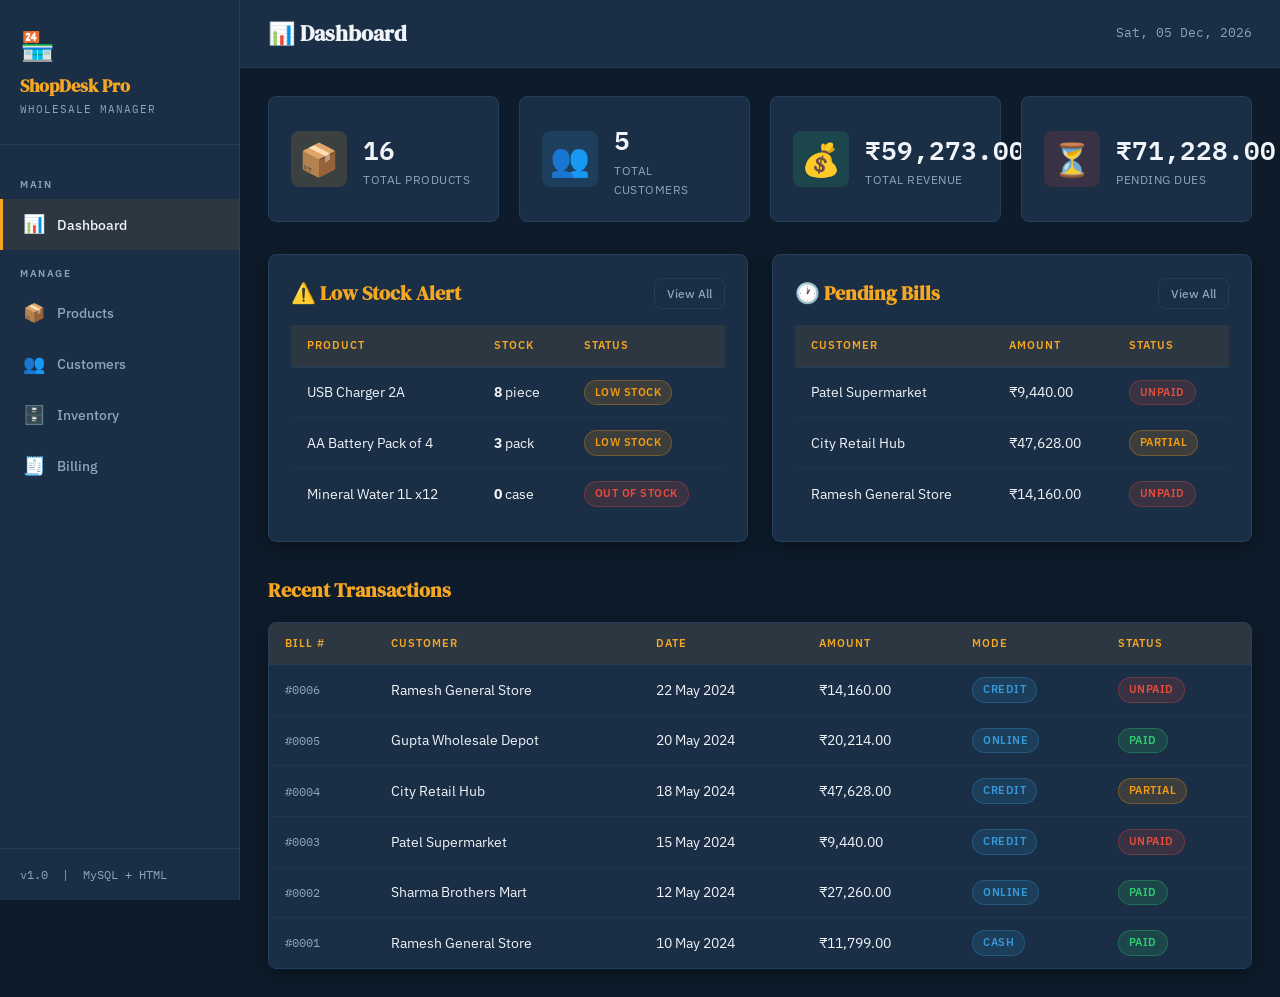
<file: index.html>
<!DOCTYPE html>
<html lang="en">
<head>
  <meta charset="UTF-8" />
  <meta name="viewport" content="width=device-width, initial-scale=1.0" />
  <title>Dashboard | Wholesale Shop Management</title>
  <link rel="stylesheet" href="css/style.css" />
</head>
<body>

<!-- ============================================================
     SIDEBAR NAVIGATION
     ============================================================ -->
<nav class="sidebar" id="sidebar">
  <div class="sidebar-brand">
    <div class="brand-icon">🏪</div>
    <h2>ShopDesk Pro</h2>
    <small>Wholesale Manager</small>
  </div>

  <ul class="sidebar-nav">
    <li class="nav-label">Main</li>
    <li><a href="index.html" class="active">
      <span class="nav-icon">📊</span> Dashboard
    </a></li>

    <li class="nav-label">Manage</li>
    <li><a href="products.html">
      <span class="nav-icon">📦</span> Products
    </a></li>
    <li><a href="customers.html">
      <span class="nav-icon">👥</span> Customers
    </a></li>
    <li><a href="inventory.html">
      <span class="nav-icon">🗄️</span> Inventory
    </a></li>
    <li><a href="billing.html">
      <span class="nav-icon">🧾</span> Billing
    </a></li>
  </ul>

  <div class="sidebar-footer">v1.0 &nbsp;|&nbsp; MySQL + HTML</div>
</nav>

<!-- Sidebar overlay for mobile -->
<div id="sidebarOverlay" style="display:none;position:fixed;inset:0;background:rgba(0,0,0,0.5);z-index:99;"></div>

<!-- ============================================================
     MAIN CONTENT
     ============================================================ -->
<div class="main-content">

  <!-- TOP BAR -->
  <header class="topbar">
    <div style="display:flex;align-items:center;gap:14px;">
      <button class="hamburger" id="hamburger">☰</button>
      <h1>📊 Dashboard</h1>
    </div>
    <div class="topbar-right">
      <span class="topbar-date" id="currentDate"></span>
    </div>
  </header>

  <!-- PAGE CONTENT -->
  <div class="page-wrapper">

    <!-- ── STATS ROW ── -->
    <div class="stats-grid" id="statsGrid">
      <!-- Cards injected by JS below -->
    </div>

    <!-- ── TWO COLUMN SECTION ── -->
    <div style="display:grid;grid-template-columns:1fr 1fr;gap:24px;margin-bottom:32px;" class="dashboard-cols">

      <!-- Low Stock Alert -->
      <div class="card">
        <div class="section-header">
          <h2>⚠️ Low Stock Alert</h2>
          <a href="inventory.html" class="btn btn-outline btn-sm">View All</a>
        </div>
        <table>
          <thead>
            <tr>
              <th>Product</th>
              <th>Stock</th>
              <th>Status</th>
            </tr>
          </thead>
          <tbody id="lowStockBody"></tbody>
        </table>
      </div>

      <!-- Unpaid Bills -->
      <div class="card">
        <div class="section-header">
          <h2>🕐 Pending Bills</h2>
          <a href="billing.html" class="btn btn-outline btn-sm">View All</a>
        </div>
        <table>
          <thead>
            <tr>
              <th>Customer</th>
              <th>Amount</th>
              <th>Status</th>
            </tr>
          </thead>
          <tbody id="pendingBillsBody"></tbody>
        </table>
      </div>
    </div>

    <!-- ── RECENT BILLS TABLE ── -->
    <div class="section-header">
      <h2>Recent Transactions</h2>
    </div>
    <div class="table-wrapper">
      <table>
        <thead>
          <tr>
            <th>Bill #</th>
            <th>Customer</th>
            <th>Date</th>
            <th>Amount</th>
            <th>Mode</th>
            <th>Status</th>
          </tr>
        </thead>
        <tbody id="recentBillsBody"></tbody>
      </table>
    </div>

  </div><!-- /page-wrapper -->
</div><!-- /main-content -->

<script src="js/app.js"></script>
<script>
/* ── Dashboard Page Logic ── */

// ---- Render stat cards ----
function renderStats() {
  const totalProducts  = DB.products.length;
  const totalCustomers = DB.customers.length;
  const totalRevenue   = DB.bills
    .filter(b => b.status === 'Paid')
    .reduce((sum, b) => sum + b.final, 0);
  const pendingDues    = DB.bills
    .filter(b => b.status === 'Unpaid' || b.status === 'Partial')
    .reduce((sum, b) => sum + b.final, 0);

  const cards = [
    { icon: '📦', label: 'Total Products',  value: totalProducts,          colorClass: 'amber' },
    { icon: '👥', label: 'Total Customers', value: totalCustomers,         colorClass: 'blue'  },
    { icon: '💰', label: 'Total Revenue',   value: formatCurrency(totalRevenue), colorClass: 'green' },
    { icon: '⏳', label: 'Pending Dues',    value: formatCurrency(pendingDues),  colorClass: 'red'   }
  ];

  const grid = document.getElementById('statsGrid');
  grid.innerHTML = cards.map(c => `
    <div class="stat-card">
      <div class="stat-icon ${c.colorClass}">${c.icon}</div>
      <div class="stat-info">
        <h3>${c.value}</h3>
        <p>${c.label}</p>
      </div>
    </div>
  `).join('');
}

// ---- Render low stock products ----
function renderLowStock() {
  const low = DB.products.filter(p => p.stock <= p.reorder);
  const tbody = document.getElementById('lowStockBody');
  if (low.length === 0) {
    tbody.innerHTML = '<tr><td colspan="3" style="color:var(--muted);text-align:center;">All products have healthy stock ✅</td></tr>';
    return;
  }
  tbody.innerHTML = low.map(p => `
    <tr>
      <td>${p.name}</td>
      <td><strong>${p.stock}</strong> ${p.unit}</td>
      <td>${stockBadge(p.stock, p.reorder)}</td>
    </tr>
  `).join('');
}

// ---- Render pending bills ----
function renderPendingBills() {
  const pending = DB.bills.filter(b => b.status !== 'Paid');
  const tbody = document.getElementById('pendingBillsBody');
  tbody.innerHTML = pending.map(b => `
    <tr>
      <td>${getCustomerName(b.customerId)}</td>
      <td>${formatCurrency(b.final)}</td>
      <td>${paymentBadge(b.status)}</td>
    </tr>
  `).join('');
}

// ---- Render recent bills ----
function renderRecentBills() {
  const tbody = document.getElementById('recentBillsBody');
  const recent = [...DB.bills].sort((a, b) => new Date(b.date) - new Date(a.date)).slice(0, 6);
  tbody.innerHTML = recent.map(b => `
    <tr>
      <td class="table-id">#${String(b.id).padStart(4, '0')}</td>
      <td>${getCustomerName(b.customerId)}</td>
      <td>${formatDate(b.date)}</td>
      <td>${formatCurrency(b.final)}</td>
      <td><span class="badge badge-blue">${b.mode}</span></td>
      <td>${paymentBadge(b.status)}</td>
    </tr>
  `).join('');
}

// ---- Mobile sidebar overlay toggle ----
document.getElementById('hamburger').addEventListener('click', () => {
  const overlay = document.getElementById('sidebarOverlay');
  overlay.style.display = overlay.style.display === 'block' ? 'none' : 'block';
});

// ---- Init all dashboard sections ----
document.addEventListener('DOMContentLoaded', () => {
  renderStats();
  renderLowStock();
  renderPendingBills();
  renderRecentBills();
});
</script>

<!-- Responsive columns fix -->
<style>
  @media (max-width: 700px) {
    .dashboard-cols { grid-template-columns: 1fr !important; }
  }
</style>

</body>
</html>
</file>
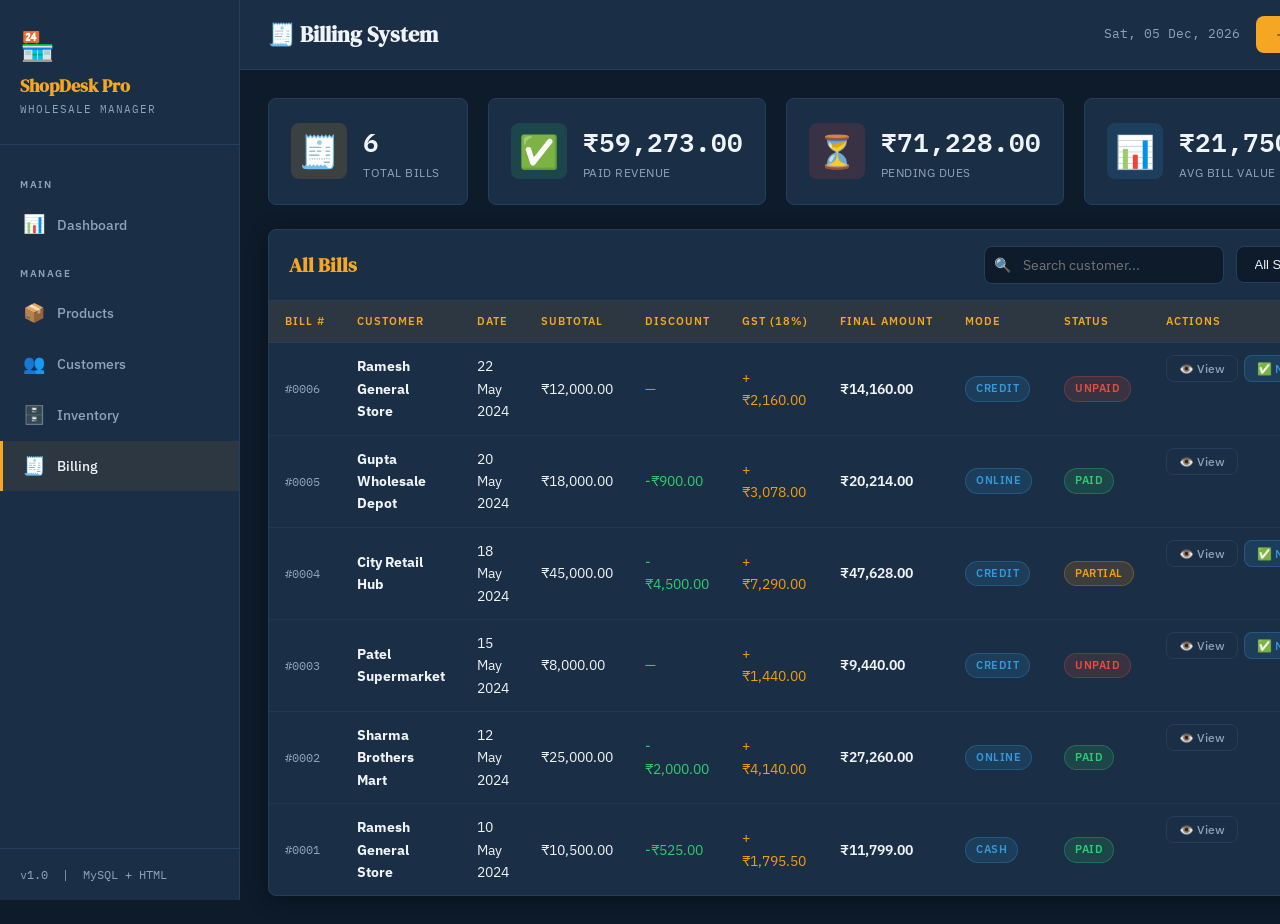
<file: billing.html>
<!DOCTYPE html>
<html lang="en">
<head>
  <meta charset="UTF-8" />
  <meta name="viewport" content="width=device-width, initial-scale=1.0" />
  <title>Billing | Wholesale Shop Management</title>
  <link rel="stylesheet" href="css/style.css" />
  <style>
    @media print {
      body { background: white !important; color: black !important; }
      .sidebar, .topbar, .no-print { display: none !important; }
      .main-content { margin-left: 0 !important; }
      .bill-receipt { border: 1px solid #ccc; color: black; background: white; }
    }
  </style>
</head>
<body>

<!-- SIDEBAR -->
<nav class="sidebar" id="sidebar">
  <div class="sidebar-brand">
    <div class="brand-icon">🏪</div>
    <h2>ShopDesk Pro</h2>
    <small>Wholesale Manager</small>
  </div>
  <ul class="sidebar-nav">
    <li class="nav-label">Main</li>
    <li><a href="index.html"><span class="nav-icon">📊</span> Dashboard</a></li>
    <li class="nav-label">Manage</li>
    <li><a href="products.html"><span class="nav-icon">📦</span> Products</a></li>
    <li><a href="customers.html"><span class="nav-icon">👥</span> Customers</a></li>
    <li><a href="inventory.html"><span class="nav-icon">🗄️</span> Inventory</a></li>
    <li><a href="billing.html" class="active"><span class="nav-icon">🧾</span> Billing</a></li>
  </ul>
  <div class="sidebar-footer">v1.0 &nbsp;|&nbsp; MySQL + HTML</div>
</nav>

<div class="main-content">
  <header class="topbar">
    <div style="display:flex;align-items:center;gap:14px;">
      <button class="hamburger" id="hamburger">☰</button>
      <h1>🧾 Billing System</h1>
    </div>
    <div class="topbar-right">
      <span class="topbar-date" id="currentDate"></span>
      <button class="btn btn-primary no-print" onclick="openModal('newBillModal')">
        ＋ New Bill
      </button>
    </div>
  </header>

  <div class="page-wrapper">
    <div class="alert" id="alertBox"></div>

    <!-- STATS ROW -->
    <div class="stats-grid" style="grid-template-columns:repeat(4,1fr);margin-bottom:24px;">
      <div class="stat-card">
        <div class="stat-icon amber">🧾</div>
        <div class="stat-info"><h3 id="statTotal">0</h3><p>Total Bills</p></div>
      </div>
      <div class="stat-card">
        <div class="stat-icon green">✅</div>
        <div class="stat-info"><h3 id="statPaid">₹0</h3><p>Paid Revenue</p></div>
      </div>
      <div class="stat-card">
        <div class="stat-icon red">⏳</div>
        <div class="stat-info"><h3 id="statDues">₹0</h3><p>Pending Dues</p></div>
      </div>
      <div class="stat-card">
        <div class="stat-icon blue">📊</div>
        <div class="stat-info"><h3 id="statAvg">₹0</h3><p>Avg Bill Value</p></div>
      </div>
    </div>

    <!-- ALL BILLS TABLE -->
    <div class="table-wrapper no-print">
      <div class="table-controls">
        <h2 style="font-family:'DM Serif Display',serif;font-size:20px;color:var(--amber);">All Bills</h2>
        <div style="display:flex;gap:12px;flex-wrap:wrap;align-items:center;">
          <div class="search-wrap">
            <input type="text" class="search-input" id="billSearch" placeholder="Search customer..." />
          </div>
          <select id="statusFilter" style="background:var(--navy);border:1px solid var(--navy-light);color:var(--white);padding:9px 14px;border-radius:8px;font-size:13px;">
            <option value="">All Status</option>
            <option value="Paid">Paid</option>
            <option value="Unpaid">Unpaid</option>
            <option value="Partial">Partial</option>
          </select>
        </div>
      </div>
      <table>
        <thead>
          <tr>
            <th>Bill #</th>
            <th>Customer</th>
            <th>Date</th>
            <th>Subtotal</th>
            <th>Discount</th>
            <th>GST (18%)</th>
            <th>Final Amount</th>
            <th>Mode</th>
            <th>Status</th>
            <th>Actions</th>
          </tr>
        </thead>
        <tbody id="billTableBody"></tbody>
      </table>
    </div>

  </div>
</div>

<!-- ============================================================
     NEW BILL MODAL
     ============================================================ -->
<div class="modal-overlay" id="newBillModal">
  <div class="modal" style="max-width:800px;">
    <div class="modal-header">
      <h3>Create New Bill</h3>
      <button class="modal-close" onclick="closeModal('newBillModal')">✕</button>
    </div>
    <div class="modal-body">
      <!-- STEP 1: Bill Header -->
      <div style="display:grid;grid-template-columns:1fr 1fr 1fr;gap:16px;margin-bottom:20px;">
        <div class="form-group">
          <label>Customer *</label>
          <select id="bCustomer"></select>
        </div>
        <div class="form-group">
          <label>Bill Date *</label>
          <input type="date" id="bDate" />
        </div>
        <div class="form-group">
          <label>Payment Mode</label>
          <select id="bMode">
            <option value="Cash">Cash</option>
            <option value="Credit">Credit</option>
            <option value="Online">Online</option>
          </select>
        </div>
        <div class="form-group">
          <label>Discount (%)</label>
          <input type="number" id="bDiscount" value="0" min="0" max="50" step="0.5" oninput="recalculate()" />
        </div>
        <div class="form-group">
          <label>GST/Tax (%)</label>
          <input type="number" id="bTax" value="18" min="0" max="28" step="0.5" oninput="recalculate()" />
        </div>
        <div class="form-group">
          <label>Payment Status</label>
          <select id="bStatus">
            <option value="Unpaid">Unpaid</option>
            <option value="Paid">Paid</option>
            <option value="Partial">Partial</option>
          </select>
        </div>
      </div>

      <!-- STEP 2: Add Items -->
      <div style="background:var(--navy);border:1px solid var(--navy-light);border-radius:8px;padding:16px;margin-bottom:16px;">
        <h4 style="color:var(--amber);margin-bottom:12px;">Add Products to Bill</h4>
        <div style="display:grid;grid-template-columns:2fr 1fr auto;gap:12px;align-items:end;">
          <div class="form-group" style="margin:0;">
            <label>Select Product</label>
            <select id="addProduct" onchange="updateProductPrice()"></select>
          </div>
          <div class="form-group" style="margin:0;">
            <label>Quantity</label>
            <input type="number" id="addQty" value="1" min="1" />
          </div>
          <button class="btn btn-primary" onclick="addItemToCart()" style="height:42px;align-self:end;">Add ➕</button>
        </div>
        <div style="margin-top:10px;font-size:13px;color:var(--muted);">
          Price: <span id="selectedPrice" style="color:var(--amber);">—</span>
        </div>
      </div>

      <!-- Cart / Line Items Table -->
      <div id="cartSection" style="display:none;">
        <table style="margin-bottom:16px;">
          <thead>
            <tr>
              <th>Product</th>
              <th>Qty</th>
              <th>Unit Price</th>
              <th>Subtotal</th>
              <th>Remove</th>
            </tr>
          </thead>
          <tbody id="cartBody"></tbody>
        </table>
      </div>

      <!-- Totals -->
      <div style="display:flex;justify-content:flex-end;">
        <table class="bill-totals" style="width:260px;">
          <tbody>
            <tr><td>Subtotal</td><td style="text-align:right;" id="tSubtotal">₹0.00</td></tr>
            <tr><td>Discount</td><td style="text-align:right;color:var(--green);" id="tDiscount">-₹0.00</td></tr>
            <tr><td>GST/Tax</td><td style="text-align:right;color:var(--yellow);" id="tTax">+₹0.00</td></tr>
            <tr class="grand-total">
              <td><strong>Total</strong></td>
              <td style="text-align:right;"><strong id="tTotal">₹0.00</strong></td>
            </tr>
          </tbody>
        </table>
      </div>
    </div>
    <div class="modal-footer">
      <button class="btn btn-outline" onclick="closeModal('newBillModal')">Cancel</button>
      <button class="btn btn-primary" onclick="saveBill()">🧾 Generate Bill</button>
    </div>
  </div>
</div>

<!-- BILL PREVIEW / PRINT MODAL -->
<div class="modal-overlay" id="previewModal">
  <div class="modal" style="max-width:600px;">
    <div class="modal-header">
      <h3>Bill Preview</h3>
      <button class="modal-close" onclick="closeModal('previewModal')">✕</button>
    </div>
    <div class="modal-body" id="receiptContent"></div>
    <div class="modal-footer">
      <button class="btn btn-outline" onclick="closeModal('previewModal')">Close</button>
      <button class="btn btn-primary" onclick="window.print()">🖨️ Print</button>
    </div>
  </div>
</div>

<script src="js/app.js"></script>
<script>
/* ── Billing Page Logic ── */

let cartItems = [];  // Holds current bill's line items

// ---- Render billing stats ----
function renderStats() {
  const total    = DB.bills.length;
  const paid     = DB.bills.filter(b => b.status === 'Paid').reduce((s,b) => s + b.final, 0);
  const dues     = DB.bills.filter(b => b.status !== 'Paid').reduce((s,b) => s + b.final, 0);
  const avg      = total > 0 ? DB.bills.reduce((s,b) => s + b.final, 0) / total : 0;

  document.getElementById('statTotal').textContent = total;
  document.getElementById('statPaid').textContent  = formatCurrency(paid);
  document.getElementById('statDues').textContent  = formatCurrency(dues);
  document.getElementById('statAvg').textContent   = formatCurrency(avg);
}

// ---- Render bills table ----
function renderBills(filterText = '', filterStatus = '') {
  let bills = [...DB.bills].sort((a,b) => new Date(b.date) - new Date(a.date));

  if (filterStatus) bills = bills.filter(b => b.status === filterStatus);
  if (filterText) {
    bills = bills.filter(b =>
      getCustomerName(b.customerId).toLowerCase().includes(filterText.toLowerCase())
    );
  }

  const tbody = document.getElementById('billTableBody');
  if (!bills.length) {
    tbody.innerHTML = '<tr><td colspan="10" style="text-align:center;color:var(--muted);padding:28px;">No bills found.</td></tr>';
    return;
  }

  tbody.innerHTML = bills.map(b => {
    const discAmt = b.total * (b.discount / 100);
    const afterDisc = b.total - discAmt;
    const taxAmt = afterDisc * (b.tax / 100);
    return `
    <tr>
      <td class="table-id">#${String(b.id).padStart(4,'0')}</td>
      <td><strong>${getCustomerName(b.customerId)}</strong></td>
      <td>${formatDate(b.date)}</td>
      <td>${formatCurrency(b.total)}</td>
      <td style="color:var(--green);">${b.discount > 0 ? '-' + formatCurrency(discAmt) : '—'}</td>
      <td style="color:var(--yellow);">+${formatCurrency(taxAmt)}</td>
      <td style="font-weight:600;">${formatCurrency(b.final)}</td>
      <td><span class="badge badge-blue">${b.mode}</span></td>
      <td>${paymentBadge(b.status)}</td>
      <td style="display:flex;gap:6px;">
        <button class="btn btn-outline btn-sm" onclick="viewBill(${b.id})">👁️ View</button>
        ${b.status !== 'Paid'
          ? `<button class="btn btn-edit btn-sm" onclick="markPaid(${b.id})">✅ Mark Paid</button>`
          : ''}
      </td>
    </tr>`;
  }).join('');
}

// ---- Populate customer and product selects ----
function populateSelects() {
  const custSel = document.getElementById('bCustomer');
  custSel.innerHTML = DB.customers.map(c =>
    `<option value="${c.id}">${c.name}</option>`
  ).join('');

  const prodSel = document.getElementById('addProduct');
  prodSel.innerHTML = DB.products.map(p =>
    `<option value="${p.id}" data-price="${p.unitPrice}">${p.name} (${formatCurrency(p.unitPrice)})</option>`
  ).join('');

  document.getElementById('bDate').value = todayISO();
  updateProductPrice();
}

function updateProductPrice() {
  const sel = document.getElementById('addProduct');
  const selected = sel.options[sel.selectedIndex];
  const price = selected ? parseFloat(selected.dataset.price) : 0;
  document.getElementById('selectedPrice').textContent = formatCurrency(price) + ' per unit';
}

// ---- Add item to cart ----
function addItemToCart() {
  const productId = parseInt(document.getElementById('addProduct').value);
  const qty = parseInt(document.getElementById('addQty').value) || 1;
  const product = DB.products.find(p => p.id === productId);
  if (!product) return;

  // Check if already in cart
  const existing = cartItems.find(i => i.productId === productId);
  if (existing) {
    existing.qty += qty;
    existing.subtotal = existing.qty * existing.unitPrice;
  } else {
    cartItems.push({
      productId,
      name:      product.name,
      qty,
      unitPrice: product.unitPrice,
      subtotal:  qty * product.unitPrice
    });
  }

  renderCart();
  recalculate();
}

// ---- Render cart table ----
function renderCart() {
  const section = document.getElementById('cartSection');
  const tbody   = document.getElementById('cartBody');

  if (cartItems.length === 0) {
    section.style.display = 'none';
    return;
  }

  section.style.display = 'block';
  tbody.innerHTML = cartItems.map((item, idx) => `
    <tr>
      <td>${item.name}</td>
      <td>${item.qty} <span style="color:var(--muted);font-size:12px;">units</span></td>
      <td>${formatCurrency(item.unitPrice)}</td>
      <td><strong>${formatCurrency(item.subtotal)}</strong></td>
      <td>
        <button class="btn btn-danger btn-sm" onclick="removeCartItem(${idx})">✕</button>
      </td>
    </tr>
  `).join('');
}

function removeCartItem(idx) {
  cartItems.splice(idx, 1);
  renderCart();
  recalculate();
}

// ---- Recalculate totals in the form ----
function recalculate() {
  const discountPct = parseFloat(document.getElementById('bDiscount').value) || 0;
  const taxPct      = parseFloat(document.getElementById('bTax').value)      || 18;
  const totals = calculateBillTotals(cartItems, discountPct, taxPct);

  document.getElementById('tSubtotal').textContent = formatCurrency(totals.subtotal);
  document.getElementById('tDiscount').textContent = '-' + formatCurrency(totals.discountAmt);
  document.getElementById('tTax').textContent      = '+' + formatCurrency(totals.taxAmt);
  document.getElementById('tTotal').textContent    = formatCurrency(totals.finalAmt);
}

// ---- Save bill ----
function saveBill() {
  const customerId  = parseInt(document.getElementById('bCustomer').value);
  const date        = document.getElementById('bDate').value;
  const mode        = document.getElementById('bMode').value;
  const discountPct = parseFloat(document.getElementById('bDiscount').value) || 0;
  const taxPct      = parseFloat(document.getElementById('bTax').value)      || 18;
  const status      = document.getElementById('bStatus').value;

  if (!customerId || !date) { showAlert('Please fill all required fields.', 'error'); return; }
  if (cartItems.length === 0) { showAlert('Add at least one product to the bill.', 'error'); return; }

  const totals = calculateBillTotals(cartItems, discountPct, taxPct);

  // SQL: INSERT INTO bills (...) VALUES (...)
  const newBill = {
    id:         DB.nextId.bills++,
    customerId,
    date,
    total:      totals.subtotal,
    discount:   discountPct,
    tax:        taxPct,
    final:      totals.finalAmt,
    status,
    mode,
    items:      [...cartItems]
  };

  DB.bills.push(newBill);

  // Deduct sold stock from inventory
  // SQL: UPDATE products SET stock_qty = stock_qty - qty WHERE product_id = ...
  cartItems.forEach(item => {
    const p = DB.products.find(p => p.id === item.productId);
    if (p) p.stock = Math.max(0, p.stock - item.qty);
  });

  cartItems = [];
  renderCart();
  recalculate();
  closeModal('newBillModal');
  showAlert('Bill #' + String(newBill.id).padStart(4,'0') + ' created successfully!');
  renderBills();
  renderStats();

  // Auto-show preview
  viewBill(newBill.id);
}

// ---- View bill receipt ----
function viewBill(id) {
  const b = DB.bills.find(b => b.id === id);
  if (!b) return;

  const customer = DB.customers.find(c => c.id === b.customerId);
  const discAmt  = b.total * (b.discount / 100);
  const afterDisc = b.total - discAmt;
  const taxAmt   = afterDisc * (b.tax / 100);

  const itemsHTML = (b.items || []).map(item => `
    <tr>
      <td style="padding:6px 0;border-bottom:1px solid rgba(255,255,255,0.06);">${item.name}</td>
      <td style="padding:6px 4px;border-bottom:1px solid rgba(255,255,255,0.06);text-align:center;">${item.qty}</td>
      <td style="padding:6px 0;border-bottom:1px solid rgba(255,255,255,0.06);text-align:right;">${formatCurrency(item.unitPrice)}</td>
      <td style="padding:6px 0;border-bottom:1px solid rgba(255,255,255,0.06);text-align:right;">${formatCurrency(item.subtotal)}</td>
    </tr>
  `).join('');

  document.getElementById('receiptContent').innerHTML = `
    <div class="bill-receipt">
      <div class="receipt-header">
        <div style="font-size:24px;margin-bottom:4px;">🏪</div>
        <h3>ShopDesk Pro</h3>
        <p style="color:var(--muted);font-size:12px;margin-top:4px;">Wholesale Management System</p>
        <p style="margin-top:8px;font-size:12px;">
          Bill No: <strong style="color:var(--amber);">#${String(b.id).padStart(4,'0')}</strong>
          &nbsp;|&nbsp; Date: <strong>${formatDate(b.date)}</strong>
        </p>
      </div>

      <div style="margin-bottom:16px;padding-bottom:16px;border-bottom:1px dashed var(--navy-light);">
        <div style="font-size:11px;color:var(--muted);margin-bottom:4px;">BILLED TO</div>
        <strong style="font-size:15px;">${customer ? customer.name : '—'}</strong><br>
        <span style="font-size:12px;color:var(--muted);">${customer ? customer.phone : ''}</span>
        ${customer?.gst ? `<br><span style="font-size:11px;color:var(--muted);">GST: ${customer.gst}</span>` : ''}
      </div>

      <table style="width:100%;margin-bottom:16px;font-size:13px;">
        <thead>
          <tr>
            <th style="text-align:left;padding:6px 0;color:var(--amber);border-bottom:1px solid var(--navy-light);">Product</th>
            <th style="text-align:center;padding:6px 4px;color:var(--amber);border-bottom:1px solid var(--navy-light);">Qty</th>
            <th style="text-align:right;padding:6px 0;color:var(--amber);border-bottom:1px solid var(--navy-light);">Price</th>
            <th style="text-align:right;padding:6px 0;color:var(--amber);border-bottom:1px solid var(--navy-light);">Total</th>
          </tr>
        </thead>
        <tbody>${itemsHTML || '<tr><td colspan="4" style="color:var(--muted);padding:10px 0;">No item details available.</td></tr>'}</tbody>
      </table>

      <table class="bill-totals" style="width:100%;margin-top:8px;">
        <tbody>
          <tr><td>Subtotal</td><td style="text-align:right;">${formatCurrency(b.total)}</td></tr>
          ${b.discount > 0 ? `<tr><td>Discount (${b.discount}%)</td><td style="text-align:right;color:var(--green);">-${formatCurrency(discAmt)}</td></tr>` : ''}
          <tr><td>GST/Tax (${b.tax}%)</td><td style="text-align:right;color:var(--yellow);">+${formatCurrency(taxAmt)}</td></tr>
          <tr class="grand-total" style="border-top:1px dashed var(--navy-light);">
            <td style="padding-top:10px;"><strong>TOTAL AMOUNT</strong></td>
            <td style="text-align:right;padding-top:10px;font-size:20px;color:var(--amber);">${formatCurrency(b.final)}</td>
          </tr>
        </tbody>
      </table>

      <div style="margin-top:20px;padding-top:16px;border-top:1px dashed var(--navy-light);text-align:center;font-size:12px;">
        <div style="margin-bottom:6px;">
          Payment: <span class="badge ${b.status==='Paid'?'badge-green':b.status==='Partial'?'badge-yellow':'badge-red'}">${b.status}</span>
          &nbsp;|&nbsp; Mode: <span class="badge badge-blue">${b.mode}</span>
        </div>
        <p style="color:var(--muted);margin-top:8px;">Thank you for your business! 🙏</p>
      </div>
    </div>
  `;

  openModal('previewModal');
}

// ---- Mark bill as paid ----
function markPaid(id) {
  if (!confirm('Mark this bill as Paid?')) return;
  // SQL: UPDATE bills SET payment_status='Paid' WHERE bill_id = id
  const bill = DB.bills.find(b => b.id === id);
  if (bill) { bill.status = 'Paid'; bill.mode = 'Cash'; }
  showAlert('Bill marked as Paid!');
  renderBills();
  renderStats();
}

// ---- Search & filter ----
document.getElementById('billSearch').addEventListener('input', e =>
  renderBills(e.target.value, document.getElementById('statusFilter').value));
document.getElementById('statusFilter').addEventListener('change', e =>
  renderBills(document.getElementById('billSearch').value, e.target.value));

// ---- Init ----
document.addEventListener('DOMContentLoaded', () => {
  populateSelects();
  renderBills();
  renderStats();
});

// Reset cart when modal opens
document.querySelector('[onclick="openModal(\'newBillModal\')"]')?.addEventListener('click', () => {
  cartItems = [];
  renderCart();
  recalculate();
  populateSelects();
});
</script>
</body>
</html>
</file>
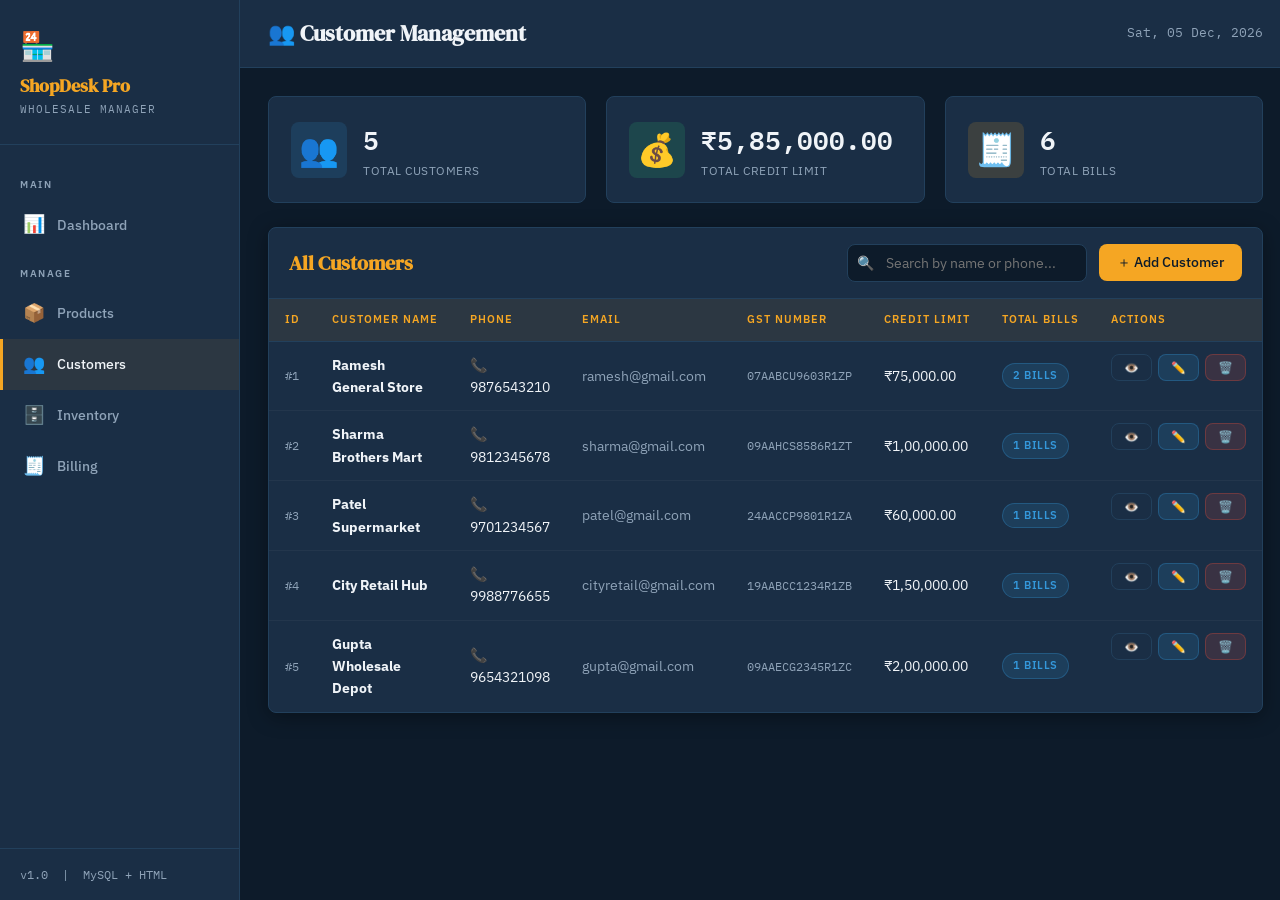
<file: customers.html>
<!DOCTYPE html>
<html lang="en">
<head>
  <meta charset="UTF-8" />
  <meta name="viewport" content="width=device-width, initial-scale=1.0" />
  <title>Customers | Wholesale Shop Management</title>
  <link rel="stylesheet" href="css/style.css" />
</head>
<body>

<!-- SIDEBAR -->
<nav class="sidebar" id="sidebar">
  <div class="sidebar-brand">
    <div class="brand-icon">🏪</div>
    <h2>ShopDesk Pro</h2>
    <small>Wholesale Manager</small>
  </div>
  <ul class="sidebar-nav">
    <li class="nav-label">Main</li>
    <li><a href="index.html"><span class="nav-icon">📊</span> Dashboard</a></li>
    <li class="nav-label">Manage</li>
    <li><a href="products.html"><span class="nav-icon">📦</span> Products</a></li>
    <li><a href="customers.html" class="active"><span class="nav-icon">👥</span> Customers</a></li>
    <li><a href="inventory.html"><span class="nav-icon">🗄️</span> Inventory</a></li>
    <li><a href="billing.html"><span class="nav-icon">🧾</span> Billing</a></li>
  </ul>
  <div class="sidebar-footer">v1.0 &nbsp;|&nbsp; MySQL + HTML</div>
</nav>

<div class="main-content">
  <header class="topbar">
    <div style="display:flex;align-items:center;gap:14px;">
      <button class="hamburger" id="hamburger">☰</button>
      <h1>👥 Customer Management</h1>
    </div>
    <div class="topbar-right">
      <span class="topbar-date" id="currentDate"></span>
    </div>
  </header>

  <div class="page-wrapper">
    <div class="alert" id="alertBox"></div>

    <!-- STATS ROW -->
    <div class="stats-grid" style="grid-template-columns:repeat(3,1fr);margin-bottom:24px;">
      <div class="stat-card">
        <div class="stat-icon blue">👥</div>
        <div class="stat-info">
          <h3 id="statTotal">0</h3><p>Total Customers</p>
        </div>
      </div>
      <div class="stat-card">
        <div class="stat-icon green">💰</div>
        <div class="stat-info">
          <h3 id="statCredit">₹0</h3><p>Total Credit Limit</p>
        </div>
      </div>
      <div class="stat-card">
        <div class="stat-icon amber">🧾</div>
        <div class="stat-info">
          <h3 id="statBills">0</h3><p>Total Bills</p>
        </div>
      </div>
    </div>

    <!-- TABLE -->
    <div class="table-wrapper">
      <div class="table-controls">
        <div><h2 style="font-family:'DM Serif Display',serif;font-size:20px;color:var(--amber);">All Customers</h2></div>
        <div style="display:flex;gap:12px;align-items:center;flex-wrap:wrap;">
          <div class="search-wrap">
            <input type="text" class="search-input" id="customerSearch" placeholder="Search by name or phone..." />
          </div>
          <button class="btn btn-primary" onclick="openAddModal()">＋ Add Customer</button>
        </div>
      </div>

      <table>
        <thead>
          <tr>
            <th>ID</th>
            <th>Customer Name</th>
            <th>Phone</th>
            <th>Email</th>
            <th>GST Number</th>
            <th>Credit Limit</th>
            <th>Total Bills</th>
            <th>Actions</th>
          </tr>
        </thead>
        <tbody id="customerTableBody"></tbody>
      </table>
    </div>

  </div>
</div>

<!-- ADD / EDIT CUSTOMER MODAL -->
<div class="modal-overlay" id="customerModal">
  <div class="modal">
    <div class="modal-header">
      <h3 id="modalTitle">Add New Customer</h3>
      <button class="modal-close" onclick="closeModal('customerModal')">✕</button>
    </div>
    <div class="modal-body">
      <input type="hidden" id="editCustomerId" />
      <div class="form-grid">
        <div class="form-group" style="grid-column:1/-1;">
          <label>Customer / Business Name *</label>
          <input type="text" id="cName" placeholder="e.g. Ramesh General Store" />
        </div>
        <div class="form-group">
          <label>Phone Number *</label>
          <input type="tel" id="cPhone" placeholder="10-digit mobile number" maxlength="10" />
        </div>
        <div class="form-group">
          <label>Email Address</label>
          <input type="email" id="cEmail" placeholder="customer@gmail.com" />
        </div>
        <div class="form-group" style="grid-column:1/-1;">
          <label>Address</label>
          <textarea id="cAddress" rows="2" placeholder="Full address..."></textarea>
        </div>
        <div class="form-group">
          <label>GST Number</label>
          <input type="text" id="cGST" placeholder="15-digit GST number" maxlength="15" style="text-transform:uppercase;" />
        </div>
        <div class="form-group">
          <label>Credit Limit (₹)</label>
          <input type="number" id="cCredit" placeholder="50000" min="0" step="1000" />
        </div>
      </div>
    </div>
    <div class="modal-footer">
      <button class="btn btn-outline" onclick="closeModal('customerModal')">Cancel</button>
      <button class="btn btn-primary" onclick="saveCustomer()">💾 Save Customer</button>
    </div>
  </div>
</div>

<!-- CUSTOMER DETAIL MODAL (View history) -->
<div class="modal-overlay" id="viewModal">
  <div class="modal" style="max-width:700px;">
    <div class="modal-header">
      <h3 id="viewModalTitle">Customer Details</h3>
      <button class="modal-close" onclick="closeModal('viewModal')">✕</button>
    </div>
    <div class="modal-body" id="viewModalBody"></div>
    <div class="modal-footer">
      <button class="btn btn-outline" onclick="closeModal('viewModal')">Close</button>
    </div>
  </div>
</div>

<script src="js/app.js"></script>
<script>
/* ── Customers Page Logic ── */

function renderStats() {
  document.getElementById('statTotal').textContent  = DB.customers.length;
  const totalCredit = DB.customers.reduce((s, c) => s + c.credit, 0);
  document.getElementById('statCredit').textContent = formatCurrency(totalCredit);
  document.getElementById('statBills').textContent  = DB.bills.length;
}

function getBillCountForCustomer(custId) {
  return DB.bills.filter(b => b.customerId === custId).length;
}

function renderCustomers(filterText = '') {
  const tbody = document.getElementById('customerTableBody');
  let customers = DB.customers;

  if (filterText) {
    customers = customers.filter(c =>
      c.name.toLowerCase().includes(filterText.toLowerCase()) ||
      c.phone.includes(filterText)
    );
  }

  if (customers.length === 0) {
    tbody.innerHTML = '<tr><td colspan="8" style="text-align:center;color:var(--muted);padding:28px;">No customers found.</td></tr>';
    return;
  }

  tbody.innerHTML = customers.map(c => `
    <tr>
      <td class="table-id">#${c.id}</td>
      <td><strong>${c.name}</strong></td>
      <td>📞 ${c.phone}</td>
      <td style="color:var(--muted);">${c.email || '—'}</td>
      <td style="font-family:'IBM Plex Mono',monospace;font-size:12px;color:var(--muted);">${c.gst || '—'}</td>
      <td>${formatCurrency(c.credit)}</td>
      <td><span class="badge badge-blue">${getBillCountForCustomer(c.id)} Bills</span></td>
      <td style="display:flex;gap:6px;">
        <button class="btn btn-outline btn-sm" onclick="viewCustomer(${c.id})">👁️</button>
        <button class="btn btn-edit btn-sm" onclick="editCustomer(${c.id})">✏️</button>
        <button class="btn btn-danger btn-sm" onclick="deleteCustomer(${c.id})">🗑️</button>
      </td>
    </tr>
  `).join('');
}

function openAddModal() {
  document.getElementById('editCustomerId').value = '';
  document.getElementById('modalTitle').textContent = 'Add New Customer';
  document.getElementById('customerModal').querySelector('form') && document.getElementById('customerModal').querySelector('form').reset();
  ['cName','cPhone','cEmail','cAddress','cGST','cCredit'].forEach(id => {
    document.getElementById(id).value = '';
  });
  openModal('customerModal');
}

function saveCustomer() {
  const editId = document.getElementById('editCustomerId').value;
  const name   = document.getElementById('cName').value.trim();
  const phone  = document.getElementById('cPhone').value.trim();
  const email  = document.getElementById('cEmail').value.trim();
  const addr   = document.getElementById('cAddress').value.trim();
  const gst    = document.getElementById('cGST').value.trim().toUpperCase();
  const credit = parseFloat(document.getElementById('cCredit').value) || 50000;

  if (!name || !phone) { showAlert('Name and Phone are required.', 'error'); return; }
  if (phone.length !== 10) { showAlert('Phone must be 10 digits.', 'error'); return; }

  if (editId) {
    // SQL: UPDATE customers SET ... WHERE customer_id = editId
    const idx = DB.customers.findIndex(c => c.id === parseInt(editId));
    if (idx !== -1) {
      DB.customers[idx] = { ...DB.customers[idx], name, phone, email, address: addr, gst, credit };
      showAlert('Customer updated!');
    }
  } else {
    // SQL: INSERT INTO customers (...) VALUES (...)
    DB.customers.push({ id: DB.nextId.customers++, name, phone, email, address: addr, gst, credit });
    showAlert('Customer added!');
  }
  saveDB();
  closeModal('customerModal');
  renderCustomers();
  renderStats();
}

function editCustomer(id) {
  const c = DB.customers.find(c => c.id === id);
  if (!c) return;
  document.getElementById('editCustomerId').value = c.id;
  document.getElementById('cName').value    = c.name;
  document.getElementById('cPhone').value   = c.phone;
  document.getElementById('cEmail').value   = c.email  || '';
  document.getElementById('cAddress').value = c.address|| '';
  document.getElementById('cGST').value     = c.gst    || '';
  document.getElementById('cCredit').value  = c.credit;
  document.getElementById('modalTitle').textContent = 'Edit Customer';
  openModal('customerModal');
}

function deleteCustomer(id) {
  if (!confirm('Delete this customer?')) return;
  // SQL: DELETE FROM customers WHERE customer_id = id
  const idx = DB.customers.findIndex(c => c.id === id);
  if (idx !== -1) { DB.customers.splice(idx, 1); showAlert('Customer deleted.'); }
  saveDB();
  renderCustomers();
  renderStats();
}

function viewCustomer(id) {
  const c = DB.customers.find(c => c.id === id);
  if (!c) return;
  const bills = DB.bills.filter(b => b.customerId === id);
  const totalSpent = bills.reduce((s, b) => s + b.final, 0);

  document.getElementById('viewModalTitle').textContent = c.name;
  document.getElementById('viewModalBody').innerHTML = `
    <div style="display:grid;grid-template-columns:1fr 1fr;gap:12px;margin-bottom:20px;">
      <div><span style="color:var(--muted);font-size:12px;">PHONE</span><br><strong>📞 ${c.phone}</strong></div>
      <div><span style="color:var(--muted);font-size:12px;">EMAIL</span><br><strong>${c.email || '—'}</strong></div>
      <div><span style="color:var(--muted);font-size:12px;">GST NO.</span><br><strong style="font-family:monospace;">${c.gst || '—'}</strong></div>
      <div><span style="color:var(--muted);font-size:12px;">CREDIT LIMIT</span><br><strong style="color:var(--amber);">${formatCurrency(c.credit)}</strong></div>
      <div style="grid-column:1/-1;"><span style="color:var(--muted);font-size:12px;">ADDRESS</span><br><strong>${c.address || '—'}</strong></div>
    </div>
    <div style="border-top:1px solid var(--navy-light);padding-top:16px;">
      <div style="display:flex;justify-content:space-between;margin-bottom:12px;">
        <span style="color:var(--amber);font-family:'DM Serif Display',serif;font-size:18px;">Purchase History</span>
        <span style="color:var(--green);font-weight:600;">Total: ${formatCurrency(totalSpent)}</span>
      </div>
      <table style="width:100%;">
        <thead><tr>
          <th style="text-align:left;padding:8px 0;color:var(--amber);font-size:11px;">Bill #</th>
          <th style="text-align:left;padding:8px 0;color:var(--amber);font-size:11px;">Date</th>
          <th style="text-align:left;padding:8px 0;color:var(--amber);font-size:11px;">Amount</th>
          <th style="text-align:left;padding:8px 0;color:var(--amber);font-size:11px;">Status</th>
        </tr></thead>
        <tbody>
          ${bills.length === 0
            ? '<tr><td colspan="4" style="color:var(--muted);padding:12px 0;">No bills yet.</td></tr>'
            : bills.map(b => `
              <tr style="border-top:1px solid rgba(255,255,255,0.05);">
                <td style="padding:8px 0;font-family:monospace;">#${String(b.id).padStart(4,'0')}</td>
                <td style="padding:8px 0;">${formatDate(b.date)}</td>
                <td style="padding:8px 0;">${formatCurrency(b.final)}</td>
                <td style="padding:8px 0;">${paymentBadge(b.status)}</td>
              </tr>`).join('')}
        </tbody>
      </table>
    </div>
  `;
  openModal('viewModal');
}

document.getElementById('customerSearch').addEventListener('input', e => renderCustomers(e.target.value));

document.addEventListener('DOMContentLoaded', () => {
  renderStats();
  renderCustomers();
});
</script>
</body>
</html>
</file>
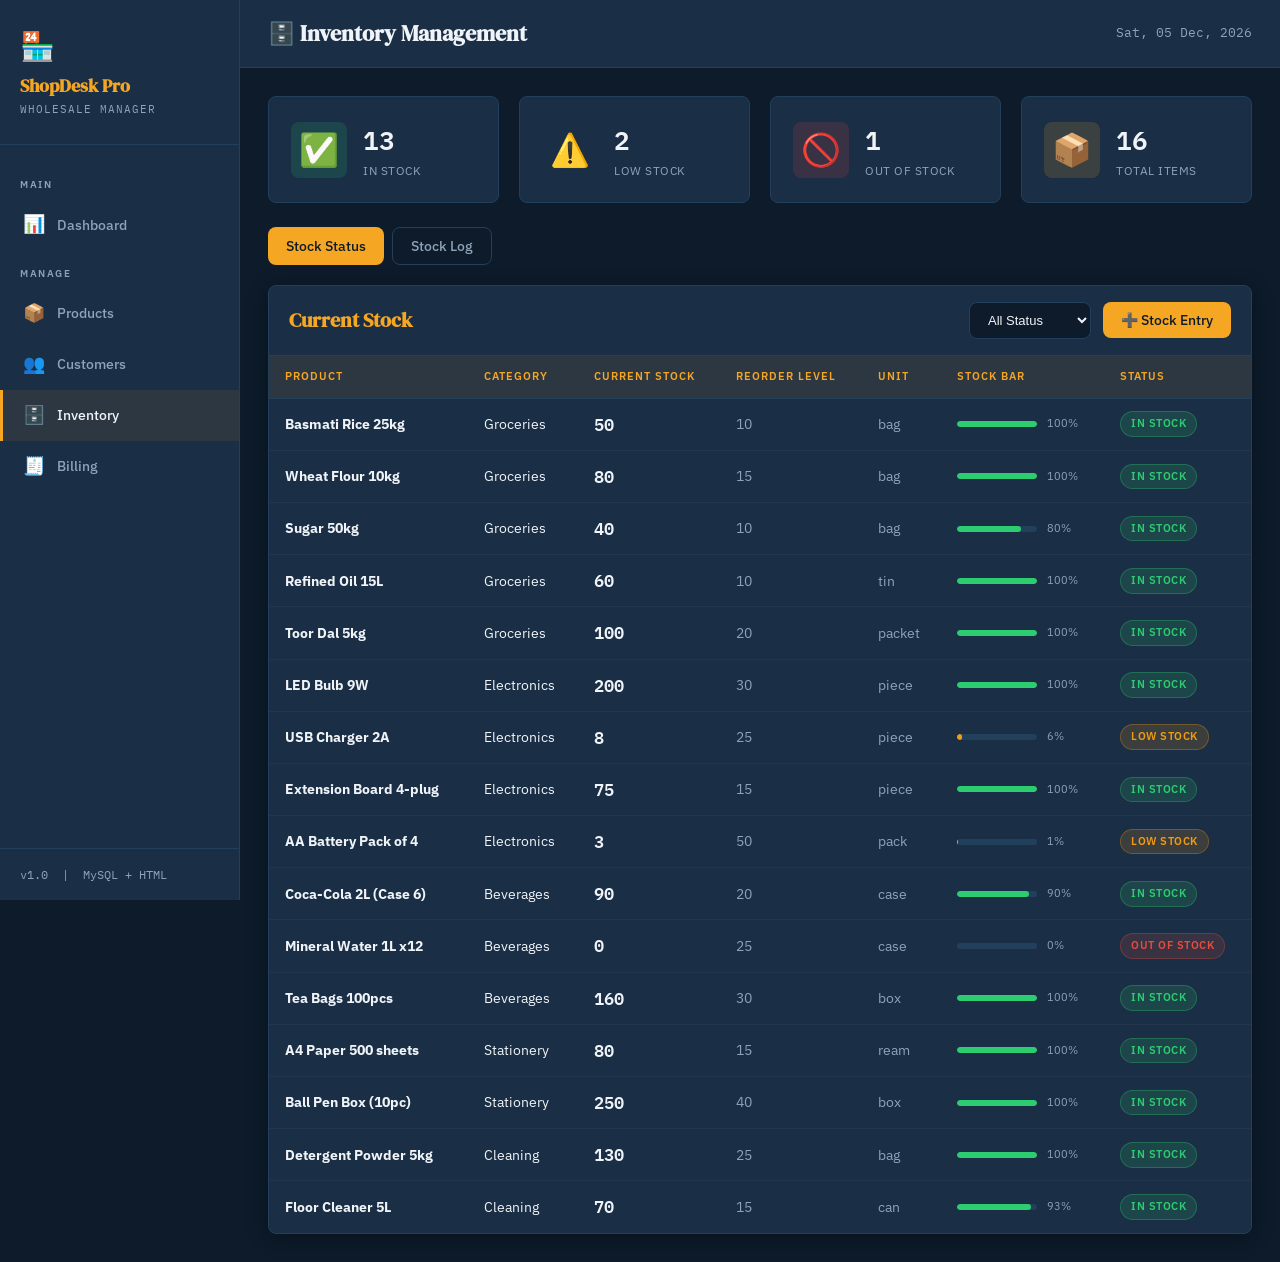
<file: inventory.html>
<!DOCTYPE html>
<html lang="en">
<head>
  <meta charset="UTF-8" />
  <meta name="viewport" content="width=device-width, initial-scale=1.0" />
  <title>Inventory | Wholesale Shop Management</title>
  <link rel="stylesheet" href="css/style.css" />
</head>
<body>

<!-- SIDEBAR -->
<nav class="sidebar" id="sidebar">
  <div class="sidebar-brand">
    <div class="brand-icon">🏪</div>
    <h2>ShopDesk Pro</h2>
    <small>Wholesale Manager</small>
  </div>
  <ul class="sidebar-nav">
    <li class="nav-label">Main</li>
    <li><a href="index.html"><span class="nav-icon">📊</span> Dashboard</a></li>
    <li class="nav-label">Manage</li>
    <li><a href="products.html"><span class="nav-icon">📦</span> Products</a></li>
    <li><a href="customers.html"><span class="nav-icon">👥</span> Customers</a></li>
    <li><a href="inventory.html" class="active"><span class="nav-icon">🗄️</span> Inventory</a></li>
    <li><a href="billing.html"><span class="nav-icon">🧾</span> Billing</a></li>
  </ul>
  <div class="sidebar-footer">v1.0 &nbsp;|&nbsp; MySQL + HTML</div>
</nav>

<div class="main-content">
  <header class="topbar">
    <div style="display:flex;align-items:center;gap:14px;">
      <button class="hamburger" id="hamburger">☰</button>
      <h1>🗄️ Inventory Management</h1>
    </div>
    <div class="topbar-right">
      <span class="topbar-date" id="currentDate"></span>
    </div>
  </header>

  <div class="page-wrapper">
    <div class="alert" id="alertBox"></div>

    <!-- STATS -->
    <div class="stats-grid" style="grid-template-columns:repeat(4,1fr);margin-bottom:24px;">
      <div class="stat-card">
        <div class="stat-icon green">✅</div>
        <div class="stat-info"><h3 id="statInStock">0</h3><p>In Stock</p></div>
      </div>
      <div class="stat-card">
        <div class="stat-icon yellow">⚠️</div>
        <div class="stat-info"><h3 id="statLow">0</h3><p>Low Stock</p></div>
      </div>
      <div class="stat-card">
        <div class="stat-icon red">🚫</div>
        <div class="stat-info"><h3 id="statOut">0</h3><p>Out of Stock</p></div>
      </div>
      <div class="stat-card">
        <div class="stat-icon amber">📦</div>
        <div class="stat-info"><h3 id="statTotal">0</h3><p>Total Items</p></div>
      </div>
    </div>

    <!-- TABS -->
    <div style="display:flex;gap:8px;margin-bottom:20px;">
      <button class="btn btn-primary" id="tabStock" onclick="switchTab('stock')">Stock Status</button>
      <button class="btn btn-outline" id="tabLog" onclick="switchTab('log')">Stock Log</button>
    </div>

    <!-- STOCK STATUS TABLE -->
    <div id="stockView">
      <div class="table-wrapper">
        <div class="table-controls">
          <div><h2 style="font-family:'DM Serif Display',serif;font-size:20px;color:var(--amber);">Current Stock</h2></div>
          <div style="display:flex;gap:12px;align-items:center;flex-wrap:wrap;">
            <select id="stockFilter" style="background:var(--navy);border:1px solid var(--navy-light);color:var(--white);padding:9px 14px;border-radius:8px;font-size:13px;">
              <option value="">All Status</option>
              <option value="in">In Stock</option>
              <option value="low">Low Stock</option>
              <option value="out">Out of Stock</option>
            </select>
            <button class="btn btn-primary" onclick="openModal('stockModal')">
              ➕ Stock Entry
            </button>
          </div>
        </div>
        <table>
          <thead>
            <tr>
              <th>Product</th>
              <th>Category</th>
              <th>Current Stock</th>
              <th>Reorder Level</th>
              <th>Unit</th>
              <th>Stock Bar</th>
              <th>Status</th>
            </tr>
          </thead>
          <tbody id="stockTableBody"></tbody>
        </table>
      </div>
    </div>

    <!-- STOCK LOG TABLE -->
    <div id="logView" style="display:none;">
      <div class="table-wrapper">
        <div class="table-controls">
          <h2 style="font-family:'DM Serif Display',serif;font-size:20px;color:var(--amber);">Inventory Movement Log</h2>
        </div>
        <table>
          <thead>
            <tr>
              <th>Log #</th>
              <th>Product</th>
              <th>Type</th>
              <th>Qty Change</th>
              <th>Remarks</th>
              <th>Date</th>
            </tr>
          </thead>
          <tbody id="logTableBody"></tbody>
        </table>
      </div>
    </div>

  </div>
</div>

<!-- STOCK ENTRY MODAL -->
<div class="modal-overlay" id="stockModal">
  <div class="modal">
    <div class="modal-header">
      <h3>New Stock Entry</h3>
      <button class="modal-close" onclick="closeModal('stockModal')">✕</button>
    </div>
    <div class="modal-body">
      <div class="form-grid">
        <div class="form-group" style="grid-column:1/-1;">
          <label>Product *</label>
          <select id="sProduct"></select>
        </div>
        <div class="form-group">
          <label>Entry Type *</label>
          <select id="sType">
            <option value="Purchase">📦 Purchase (Stock In)</option>
            <option value="Adjustment">🔧 Adjustment</option>
            <option value="Return">↩️ Return</option>
          </select>
        </div>
        <div class="form-group">
          <label>Quantity *</label>
          <input type="number" id="sQty" placeholder="Enter quantity" min="1" />
        </div>
        <div class="form-group" style="grid-column:1/-1;">
          <label>Remarks</label>
          <input type="text" id="sRemarks" placeholder="e.g. Purchased from supplier ABC" />
        </div>
      </div>
    </div>
    <div class="modal-footer">
      <button class="btn btn-outline" onclick="closeModal('stockModal')">Cancel</button>
      <button class="btn btn-primary" onclick="saveStockEntry()">💾 Save Entry</button>
    </div>
  </div>
</div>

<script src="js/app.js"></script>
<script>
/* ── Inventory Page Logic ── */

// Mock inventory log (in-memory)
const inventoryLog = [
  { id: 1, productId: 1,  type: 'Purchase',   qty: 100, remarks: 'Initial stock purchase', date: '2024-05-01 09:00' },
  { id: 2, productId: 2,  type: 'Purchase',   qty: 150, remarks: 'Initial stock purchase', date: '2024-05-01 09:10' },
  { id: 3, productId: 7,  type: 'Sale',        qty: -5,  remarks: 'Sold via Bill #1',       date: '2024-05-10 14:00' },
  { id: 4, productId: 9,  type: 'Adjustment',  qty: -20, remarks: 'Stock correction',       date: '2024-05-12 11:00' },
  { id: 5, productId: 11, type: 'Sale',        qty: -15, remarks: 'Sold via Bill #3',       date: '2024-05-15 10:30' },
];
let nextLogId = 6;

function renderStats() {
  const inStock = DB.products.filter(p => p.stock > p.reorder).length;
  const low     = DB.products.filter(p => p.stock > 0 && p.stock <= p.reorder).length;
  const out     = DB.products.filter(p => p.stock === 0).length;
  document.getElementById('statInStock').textContent = inStock;
  document.getElementById('statLow').textContent     = low;
  document.getElementById('statOut').textContent     = out;
  document.getElementById('statTotal').textContent   = DB.products.length;
}

function getStockBarClass(stock, reorder) {
  if (stock === 0)      return 'fill-red';
  if (stock <= reorder) return 'fill-yellow';
  return 'fill-green';
}

function getStockBarWidth(stock, reorder) {
  const maxDisplay = reorder * 5; // scale bar relative to 5x reorder level
  return Math.min(100, Math.round((stock / maxDisplay) * 100));
}

function renderStockTable(filterVal = '') {
  let products = [...DB.products];

  if (filterVal === 'in')  products = products.filter(p => p.stock > p.reorder);
  if (filterVal === 'low') products = products.filter(p => p.stock > 0 && p.stock <= p.reorder);
  if (filterVal === 'out') products = products.filter(p => p.stock === 0);

  const tbody = document.getElementById('stockTableBody');
  tbody.innerHTML = products.map(p => {
    const pct = getStockBarWidth(p.stock, p.reorder);
    const cls = getStockBarClass(p.stock, p.reorder);
    return `
    <tr>
      <td><strong>${p.name}</strong></td>
      <td>${getCategoryName(p.categoryId)}</td>
      <td>
        <span style="font-size:17px;font-weight:600;font-family:'IBM Plex Mono',monospace;">${p.stock}</span>
      </td>
      <td style="color:var(--muted);">${p.reorder}</td>
      <td style="color:var(--muted);">${p.unit}</td>
      <td>
        <div class="stock-bar-wrap">
          <div class="stock-bar">
            <div class="stock-bar-fill ${cls}" style="width:${pct}%;"></div>
          </div>
          <span style="font-size:11px;color:var(--muted);">${pct}%</span>
        </div>
      </td>
      <td>${stockBadge(p.stock, p.reorder)}</td>
    </tr>`;
  }).join('');
}

function renderLogTable() {
  const tbody = document.getElementById('logTableBody');
  const sorted = [...inventoryLog].sort((a, b) => b.id - a.id);
  tbody.innerHTML = sorted.map(log => {
    const product = DB.products.find(p => p.id === log.productId);
    const isPositive = log.qty > 0;
    const typeColors = { Purchase: 'badge-green', Sale: 'badge-red', Adjustment: 'badge-yellow', Return: 'badge-blue' };
    return `
    <tr>
      <td class="table-id">#${log.id}</td>
      <td><strong>${product ? product.name : '—'}</strong></td>
      <td><span class="badge ${typeColors[log.type] || 'badge-amber'}">${log.type}</span></td>
      <td style="color:${isPositive ? 'var(--green)' : 'var(--red)'};font-weight:600;font-family:'IBM Plex Mono',monospace;">
        ${isPositive ? '+' : ''}${log.qty}
      </td>
      <td style="color:var(--muted);">${log.remarks}</td>
      <td style="color:var(--muted);">${log.date}</td>
    </tr>`;
  }).join('');
}

function populateProductSelect() {
  const sel = document.getElementById('sProduct');
  sel.innerHTML = DB.products.map(p =>
    `<option value="${p.id}">${p.name} (Stock: ${p.stock})</option>`
  ).join('');
}

function saveStockEntry() {
  const productId = parseInt(document.getElementById('sProduct').value);
  const type      = document.getElementById('sType').value;
  const qty       = parseInt(document.getElementById('sQty').value);
  const remarks   = document.getElementById('sRemarks').value.trim();

  if (!qty || qty < 1) { showAlert('Enter a valid quantity.', 'error'); return; }

  // Calculate actual qty change (Purchase/Return = positive, Sale = negative)
  const isNegative = (type === 'Sale');
  const actualQty  = isNegative ? -Math.abs(qty) : Math.abs(qty);

  // SQL equivalent:
  //   INSERT INTO inventory_log (product_id, change_type, quantity, remarks) VALUES (...)
  //   UPDATE products SET stock_qty = stock_qty + actualQty WHERE product_id = productId
  inventoryLog.push({
    id: nextLogId++,
    productId,
    type,
    qty: actualQty,
    remarks: remarks || type + ' entry',
    date: new Date().toLocaleString('en-IN')
  });

  const product = DB.products.find(p => p.id === productId);
  if (product) product.stock = Math.max(0, product.stock + actualQty);

  showAlert('Stock entry saved!');
  closeModal('stockModal');
  renderStats();
  renderStockTable(document.getElementById('stockFilter').value);
  renderLogTable();
  populateProductSelect();
}

function switchTab(tab) {
  const isStock = tab === 'stock';
  document.getElementById('stockView').style.display = isStock ? 'block' : 'none';
  document.getElementById('logView').style.display   = isStock ? 'none'  : 'block';
  document.getElementById('tabStock').className = 'btn ' + (isStock ? 'btn-primary' : 'btn-outline');
  document.getElementById('tabLog').className   = 'btn ' + (isStock ? 'btn-outline' : 'btn-primary');
}

document.getElementById('stockFilter').addEventListener('change', e => renderStockTable(e.target.value));

document.addEventListener('DOMContentLoaded', () => {
  renderStats();
  renderStockTable();
  renderLogTable();
  populateProductSelect();
});
</script>
</body>
</html>
</file>
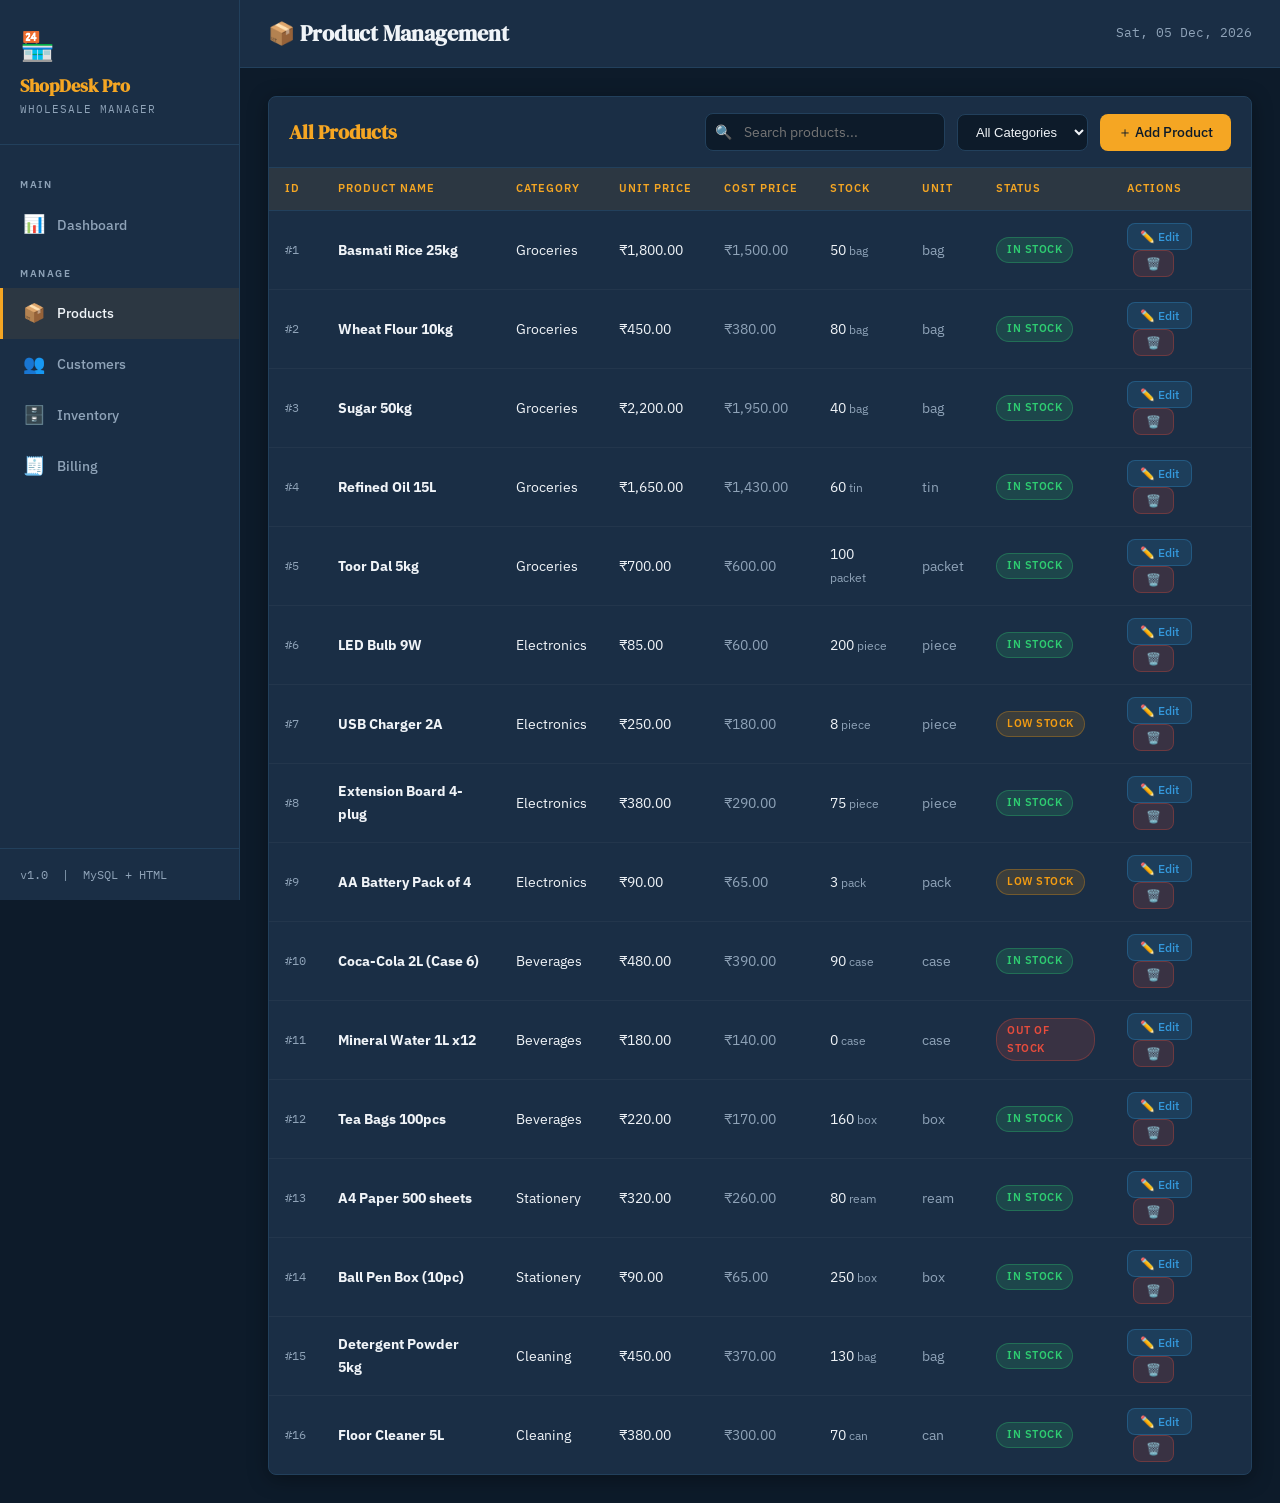
<file: products.html>
<!DOCTYPE html>
<html lang="en">
<head>
  <meta charset="UTF-8" />
  <meta name="viewport" content="width=device-width, initial-scale=1.0" />
  <title>Products | Wholesale Shop Management</title>
  <link rel="stylesheet" href="css/style.css" />
</head>
<body>

<!-- SIDEBAR -->
<nav class="sidebar" id="sidebar">
  <div class="sidebar-brand">
    <div class="brand-icon">🏪</div>
    <h2>ShopDesk Pro</h2>
    <small>Wholesale Manager</small>
  </div>
  <ul class="sidebar-nav">
    <li class="nav-label">Main</li>
    <li><a href="index.html"><span class="nav-icon">📊</span> Dashboard</a></li>
    <li class="nav-label">Manage</li>
    <li><a href="products.html" class="active"><span class="nav-icon">📦</span> Products</a></li>
    <li><a href="customers.html"><span class="nav-icon">👥</span> Customers</a></li>
    <li><a href="inventory.html"><span class="nav-icon">🗄️</span> Inventory</a></li>
    <li><a href="billing.html"><span class="nav-icon">🧾</span> Billing</a></li>
  </ul>
  <div class="sidebar-footer">v1.0 &nbsp;|&nbsp; MySQL + HTML</div>
</nav>

<div class="main-content">
  <!-- TOPBAR -->
  <header class="topbar">
    <div style="display:flex;align-items:center;gap:14px;">
      <button class="hamburger" id="hamburger">☰</button>
      <h1>📦 Product Management</h1>
    </div>
    <div class="topbar-right">
      <span class="topbar-date" id="currentDate"></span>
    </div>
  </header>

  <div class="page-wrapper">

    <!-- Alert Box -->
    <div class="alert" id="alertBox"></div>

    <!-- TABLE SECTION -->
    <div class="table-wrapper">
      <div class="table-controls">
        <div class="section-header" style="margin-bottom:0;">
          <h2>All Products</h2>
        </div>
        <div style="display:flex;gap:12px;align-items:center;flex-wrap:wrap;">
          <div class="search-wrap">
            <input type="text" class="search-input" id="productSearch" placeholder="Search products..." />
          </div>
          <!-- Filter by Category -->
          <select id="categoryFilter" style="background:var(--navy);border:1px solid var(--navy-light);color:var(--white);padding:9px 14px;border-radius:8px;font-size:13px;">
            <option value="">All Categories</option>
          </select>
          <button class="btn btn-primary" onclick="openModal('productModal')">
            ＋ Add Product
          </button>
        </div>
      </div>

      <table>
        <thead>
          <tr>
            <th>ID</th>
            <th>Product Name</th>
            <th>Category</th>
            <th>Unit Price</th>
            <th>Cost Price</th>
            <th>Stock</th>
            <th>Unit</th>
            <th>Status</th>
            <th>Actions</th>
          </tr>
        </thead>
        <tbody id="productTableBody"></tbody>
      </table>
    </div>

  </div>
</div>

<!-- ============================================================
     ADD / EDIT PRODUCT MODAL
     ============================================================ -->
<div class="modal-overlay" id="productModal">
  <div class="modal">
    <div class="modal-header">
      <h3 id="modalTitle">Add New Product</h3>
      <button class="modal-close" onclick="closeModal('productModal')">✕</button>
    </div>
    <div class="modal-body">
      <!-- Hidden field to track which product is being edited -->
      <input type="hidden" id="editProductId" value="" />

      <div class="form-grid">
        <div class="form-group" style="grid-column: 1/-1;">
          <label>Product Name *</label>
          <input type="text" id="pName" placeholder="e.g. Basmati Rice 25kg" required />
        </div>
        <div class="form-group">
          <label>Category *</label>
          <select id="pCategory">
            <!-- Populated by JS -->
          </select>
        </div>
        <div class="form-group">
          <label>Unit Type</label>
          <select id="pUnit">
            <option>piece</option><option>bag</option><option>box</option>
            <option>tin</option><option>case</option><option>kg</option>
            <option>litre</option><option>pack</option><option>ream</option>
            <option>can</option><option>bottle</option>
          </select>
        </div>
        <div class="form-group">
          <label>Selling Price (₹) *</label>
          <input type="number" id="pUnitPrice" placeholder="0.00" min="0" step="0.01" />
        </div>
        <div class="form-group">
          <label>Cost Price (₹) *</label>
          <input type="number" id="pCostPrice" placeholder="0.00" min="0" step="0.01" />
        </div>
        <div class="form-group">
          <label>Opening Stock Qty</label>
          <input type="number" id="pStock" placeholder="0" min="0" />
        </div>
        <div class="form-group">
          <label>Reorder Level</label>
          <input type="number" id="pReorder" placeholder="10" min="0" />
        </div>
      </div>
    </div>
    <div class="modal-footer">
      <button class="btn btn-outline" onclick="closeModal('productModal')">Cancel</button>
      <button class="btn btn-primary" onclick="saveProduct()">💾 Save Product</button>
    </div>
  </div>
</div>

<script src="js/app.js"></script>
<script>
/* ── Products Page Logic ── */

// ---- Populate category dropdowns ----
function populateCategoryDropdowns() {
  const selects = [
    document.getElementById('categoryFilter'),
    document.getElementById('pCategory')
  ];

  DB.categories.forEach(cat => {
    selects.forEach(sel => {
      if (!sel) return;
      const opt = document.createElement('option');
      opt.value = cat.id;
      opt.textContent = cat.name;
      sel.appendChild(opt);
    });
  });
}

// ---- Render product table ----
function renderProducts(filterText = '', filterCat = '') {
  const tbody = document.getElementById('productTableBody');
  let products = DB.products;

  // Apply text filter
  if (filterText) {
    products = products.filter(p =>
      p.name.toLowerCase().includes(filterText.toLowerCase())
    );
  }

  // Apply category filter
  if (filterCat) {
    products = products.filter(p => p.categoryId === parseInt(filterCat));
  }

  if (products.length === 0) {
    tbody.innerHTML = '<tr><td colspan="9" style="text-align:center;color:var(--muted);padding:28px;">No products found.</td></tr>';
    return;
  }

  tbody.innerHTML = products.map(p => `
    <tr>
      <td class="table-id">#${p.id}</td>
      <td><strong>${p.name}</strong></td>
      <td>${getCategoryName(p.categoryId)}</td>
      <td>${formatCurrency(p.unitPrice)}</td>
      <td style="color:var(--muted);">${formatCurrency(p.costPrice)}</td>
      <td>${p.stock} <span style="color:var(--muted);font-size:12px;">${p.unit}</span></td>
      <td style="color:var(--muted);">${p.unit}</td>
      <td>${stockBadge(p.stock, p.reorder)}</td>
      <td>
        <button class="btn btn-edit btn-sm" onclick="editProduct(${p.id})">✏️ Edit</button>
        <button class="btn btn-danger btn-sm" onclick="deleteProduct(${p.id})" style="margin-left:6px;">🗑️</button>
      </td>
    </tr>
  `).join('');
}

// ---- Save product (Create or Update) ----
function saveProduct() {
  const editId = document.getElementById('editProductId').value;

  // Read form values
  const name      = document.getElementById('pName').value.trim();
  const catId     = parseInt(document.getElementById('pCategory').value);
  const unitPrice = parseFloat(document.getElementById('pUnitPrice').value);
  const costPrice = parseFloat(document.getElementById('pCostPrice').value);
  const unit      = document.getElementById('pUnit').value;
  const stock     = parseInt(document.getElementById('pStock').value) || 0;
  const reorder   = parseInt(document.getElementById('pReorder').value) || 10;

  // Basic validation
  if (!name || !unitPrice || !costPrice) {
    showAlert('Please fill all required fields.', 'error');
    return;
  }

  if (editId) {
    // ---- UPDATE existing product ----
    // SQL equivalent: UPDATE products SET ... WHERE product_id = editId
    const idx = DB.products.findIndex(p => p.id === parseInt(editId));
    if (idx !== -1) {
      DB.products[idx] = { ...DB.products[idx], name, categoryId: catId, unitPrice, costPrice, unit, stock, reorder };
      showAlert('Product updated successfully!');
    }
  } else {
    // ---- CREATE new product ----
    // SQL equivalent: INSERT INTO products (...) VALUES (...)
    DB.products.push({
      id: DB.nextId.products++,
      name, categoryId: catId, unitPrice, costPrice, unit, stock, reorder
    });
    showAlert('Product added successfully!');
  }

  saveDB();
  closeModal('productModal');
  renderProducts();
}

// ---- Load product into form for editing ----
function editProduct(id) {
  const p = DB.products.find(p => p.id === id);
  if (!p) return;

  // Populate form fields
  document.getElementById('editProductId').value  = p.id;
  document.getElementById('pName').value          = p.name;
  document.getElementById('pCategory').value      = p.categoryId;
  document.getElementById('pUnitPrice').value     = p.unitPrice;
  document.getElementById('pCostPrice').value     = p.costPrice;
  document.getElementById('pUnit').value          = p.unit;
  document.getElementById('pStock').value         = p.stock;
  document.getElementById('pReorder').value       = p.reorder;
  document.getElementById('modalTitle').textContent = 'Edit Product';

  openModal('productModal');
}

// ---- Delete product ----
function deleteProduct(id) {
  // SQL equivalent: DELETE FROM products WHERE product_id = id
  if (!confirm('Are you sure you want to delete this product?')) return;
  const idx = DB.products.findIndex(p => p.id === id);
  if (idx !== -1) {
    DB.products.splice(idx, 1);
    showAlert('Product deleted.');
    saveDB();
    renderProducts();
  }
}

// ---- Reset modal when opening for Add ----
document.getElementById('productModal').querySelector('button[onclick="openModal(\'productModal\')"]');
document.querySelector('[onclick="openModal(\'productModal\')"]')?.addEventListener('click', () => {
  document.getElementById('editProductId').value = '';
  document.getElementById('modalTitle').textContent = 'Add New Product';
});

// ---- Search & Filter listeners ----
document.getElementById('productSearch').addEventListener('input', e => {
  renderProducts(e.target.value, document.getElementById('categoryFilter').value);
});

document.getElementById('categoryFilter').addEventListener('change', e => {
  renderProducts(document.getElementById('productSearch').value, e.target.value);
});

// ---- Init ----
document.addEventListener('DOMContentLoaded', () => {
  populateCategoryDropdowns();
  renderProducts();
});
</script>
</body>
</html>
</file>
<file: css/style.css>
/* ============================================================
   WHOLESALE SHOP MANAGEMENT SYSTEM - STYLESHEET
   Design: Industrial/Utilitarian  |  Colors: Navy + Amber
   ============================================================ */

/* ---- Google Fonts ---- */
@import url('https://fonts.googleapis.com/css2?family=DM+Serif+Display&family=IBM+Plex+Sans:wght@400;500;600&family=IBM+Plex+Mono:wght@400;600&display=swap');

/* ---- CSS Custom Properties (Variables) ---- */
:root {
  --navy:        #0d1b2a;   /* Deep navy background */
  --navy-mid:    #1a2e45;   /* Card/sidebar background */
  --navy-light:  #22405c;   /* Borders, hover states */
  --amber:       #f5a623;   /* Primary accent (amber/gold) */
  --amber-light: #fbbf4d;   /* Hover amber */
  --white:       #f0f4f8;   /* Primary text on dark bg */
  --muted:       #8fa3b8;   /* Secondary / muted text */
  --green:       #2ecc71;   /* Success / In Stock */
  --red:         #e74c3c;   /* Danger / Out of Stock */
  --yellow:      #f39c12;   /* Warning / Low Stock */
  --blue:        #3498db;   /* Info */
  --radius:      8px;
  --shadow:      0 4px 20px rgba(0,0,0,0.35);
  --transition:  0.2s ease;
  --sidebar-w:   240px;
}

/* ---- Reset & Base ---- */
*, *::before, *::after { box-sizing: border-box; margin: 0; padding: 0; }

body {
  font-family: 'IBM Plex Sans', sans-serif;
  background-color: var(--navy);
  color: var(--white);
  min-height: 100vh;
  display: flex;
  font-size: 15px;
  line-height: 1.6;
}

a { text-decoration: none; color: inherit; }
ul { list-style: none; }

/* ============================================================
   SIDEBAR NAVIGATION
   ============================================================ */
.sidebar {
  width: var(--sidebar-w);
  background: var(--navy-mid);
  border-right: 1px solid var(--navy-light);
  display: flex;
  flex-direction: column;
  position: fixed;
  top: 0; left: 0;
  height: 100vh;
  z-index: 100;
  transition: transform var(--transition);
}

.sidebar-brand {
  padding: 24px 20px;
  border-bottom: 1px solid var(--navy-light);
}

.sidebar-brand .brand-icon {
  font-size: 28px;
  margin-bottom: 6px;
}

.sidebar-brand h2 {
  font-family: 'DM Serif Display', serif;
  font-size: 18px;
  color: var(--amber);
  line-height: 1.2;
}

.sidebar-brand small {
  font-size: 11px;
  color: var(--muted);
  font-family: 'IBM Plex Mono', monospace;
  letter-spacing: 1px;
  text-transform: uppercase;
}

.sidebar-nav {
  padding: 16px 0;
  flex: 1;
  overflow-y: auto;
}

.nav-label {
  font-size: 10px;
  font-weight: 600;
  letter-spacing: 1.5px;
  text-transform: uppercase;
  color: var(--muted);
  padding: 16px 20px 6px;
}

.sidebar-nav a {
  display: flex;
  align-items: center;
  gap: 12px;
  padding: 11px 20px;
  color: var(--muted);
  font-size: 14px;
  font-weight: 500;
  border-left: 3px solid transparent;
  transition: all var(--transition);
}

.sidebar-nav a:hover,
.sidebar-nav a.active {
  background: rgba(245,166,35,0.08);
  color: var(--white);
  border-left-color: var(--amber);
}

.sidebar-nav a .nav-icon { font-size: 18px; width: 22px; }

.sidebar-footer {
  padding: 16px 20px;
  border-top: 1px solid var(--navy-light);
  font-size: 12px;
  color: var(--muted);
  font-family: 'IBM Plex Mono', monospace;
}

/* ============================================================
   MAIN CONTENT AREA
   ============================================================ */
.main-content {
  margin-left: var(--sidebar-w);
  flex: 1;
  display: flex;
  flex-direction: column;
  min-height: 100vh;
}

/* Top Header Bar */
.topbar {
  background: var(--navy-mid);
  border-bottom: 1px solid var(--navy-light);
  padding: 16px 28px;
  display: flex;
  align-items: center;
  justify-content: space-between;
  position: sticky;
  top: 0;
  z-index: 50;
}

.topbar h1 {
  font-family: 'DM Serif Display', serif;
  font-size: 22px;
  color: var(--white);
}

.topbar-right {
  display: flex;
  align-items: center;
  gap: 16px;
}

.topbar-date {
  font-size: 13px;
  color: var(--muted);
  font-family: 'IBM Plex Mono', monospace;
}

.hamburger {
  display: none;
  background: none;
  border: none;
  color: var(--white);
  font-size: 22px;
  cursor: pointer;
}

/* Page Wrapper */
.page-wrapper {
  padding: 28px;
  flex: 1;
}

/* ============================================================
   STAT CARDS (Dashboard)
   ============================================================ */
.stats-grid {
  display: grid;
  grid-template-columns: repeat(auto-fit, minmax(200px, 1fr));
  gap: 20px;
  margin-bottom: 32px;
}

.stat-card {
  background: var(--navy-mid);
  border: 1px solid var(--navy-light);
  border-radius: var(--radius);
  padding: 22px;
  display: flex;
  align-items: center;
  gap: 16px;
  transition: transform var(--transition), border-color var(--transition);
}

.stat-card:hover {
  transform: translateY(-3px);
  border-color: var(--amber);
  box-shadow: var(--shadow);
}

.stat-icon {
  font-size: 32px;
  width: 56px;
  height: 56px;
  border-radius: var(--radius);
  display: flex;
  align-items: center;
  justify-content: center;
  flex-shrink: 0;
}

.stat-icon.amber  { background: rgba(245,166,35,0.15); }
.stat-icon.green  { background: rgba(46,204,113,0.15); }
.stat-icon.blue   { background: rgba(52,152,219,0.15); }
.stat-icon.red    { background: rgba(231,76,60,0.15);  }

.stat-info h3 {
  font-size: 26px;
  font-weight: 600;
  font-family: 'IBM Plex Mono', monospace;
  color: var(--white);
}

.stat-info p {
  font-size: 12px;
  color: var(--muted);
  text-transform: uppercase;
  letter-spacing: 0.5px;
}

/* ============================================================
   DATA TABLE
   ============================================================ */
.section-header {
  display: flex;
  align-items: center;
  justify-content: space-between;
  margin-bottom: 16px;
  flex-wrap: wrap;
  gap: 12px;
}

.section-header h2 {
  font-family: 'DM Serif Display', serif;
  font-size: 20px;
  color: var(--amber);
}

.table-wrapper {
  background: var(--navy-mid);
  border: 1px solid var(--navy-light);
  border-radius: var(--radius);
  overflow: hidden;
  box-shadow: var(--shadow);
}

.table-controls {
  padding: 16px 20px;
  display: flex;
  align-items: center;
  justify-content: space-between;
  border-bottom: 1px solid var(--navy-light);
  flex-wrap: wrap;
  gap: 12px;
}

table {
  width: 100%;
  border-collapse: collapse;
}

thead th {
  background: rgba(245,166,35,0.08);
  color: var(--amber);
  font-size: 11px;
  font-weight: 600;
  text-transform: uppercase;
  letter-spacing: 1px;
  padding: 12px 16px;
  text-align: left;
  white-space: nowrap;
  border-bottom: 1px solid var(--navy-light);
}

tbody tr {
  border-bottom: 1px solid rgba(255,255,255,0.04);
  transition: background var(--transition);
}

tbody tr:last-child { border-bottom: none; }
tbody tr:hover { background: rgba(245,166,35,0.04); }

tbody td {
  padding: 12px 16px;
  font-size: 14px;
  color: var(--white);
}

.table-id {
  font-family: 'IBM Plex Mono', monospace;
  font-size: 12px;
  color: var(--muted);
}

/* ============================================================
   BADGES / STATUS TAGS
   ============================================================ */
.badge {
  display: inline-block;
  padding: 3px 10px;
  border-radius: 20px;
  font-size: 11px;
  font-weight: 600;
  text-transform: uppercase;
  letter-spacing: 0.5px;
}

.badge-green  { background: rgba(46,204,113,0.15); color: var(--green);  border: 1px solid rgba(46,204,113,0.3);  }
.badge-red    { background: rgba(231,76,60,0.15);  color: var(--red);    border: 1px solid rgba(231,76,60,0.3);   }
.badge-yellow { background: rgba(243,156,18,0.15); color: var(--yellow); border: 1px solid rgba(243,156,18,0.3); }
.badge-blue   { background: rgba(52,152,219,0.15); color: var(--blue);   border: 1px solid rgba(52,152,219,0.3); }
.badge-amber  { background: rgba(245,166,35,0.15); color: var(--amber);  border: 1px solid rgba(245,166,35,0.3); }

/* ============================================================
   BUTTONS
   ============================================================ */
.btn {
  display: inline-flex;
  align-items: center;
  gap: 7px;
  padding: 9px 18px;
  border-radius: var(--radius);
  font-size: 14px;
  font-weight: 500;
  font-family: 'IBM Plex Sans', sans-serif;
  cursor: pointer;
  border: none;
  transition: all var(--transition);
  white-space: nowrap;
}

.btn-primary {
  background: var(--amber);
  color: var(--navy);
}
.btn-primary:hover { background: var(--amber-light); transform: translateY(-1px); }

.btn-outline {
  background: transparent;
  border: 1px solid var(--navy-light);
  color: var(--muted);
}
.btn-outline:hover { border-color: var(--amber); color: var(--amber); }

.btn-sm { padding: 5px 12px; font-size: 12px; }
.btn-danger { background: rgba(231,76,60,0.15); color: var(--red); border: 1px solid rgba(231,76,60,0.3); }
.btn-danger:hover { background: var(--red); color: white; }
.btn-edit { background: rgba(52,152,219,0.15); color: var(--blue); border: 1px solid rgba(52,152,219,0.3); }
.btn-edit:hover { background: var(--blue); color: white; }

/* ============================================================
   FORMS & INPUTS
   ============================================================ */
.form-grid {
  display: grid;
  grid-template-columns: repeat(auto-fit, minmax(240px, 1fr));
  gap: 20px;
}

.form-group { display: flex; flex-direction: column; gap: 6px; }

.form-group label {
  font-size: 12px;
  font-weight: 600;
  color: var(--muted);
  text-transform: uppercase;
  letter-spacing: 0.5px;
}

.form-group input,
.form-group select,
.form-group textarea {
  background: var(--navy);
  border: 1px solid var(--navy-light);
  color: var(--white);
  padding: 10px 14px;
  border-radius: var(--radius);
  font-size: 14px;
  font-family: 'IBM Plex Sans', sans-serif;
  transition: border-color var(--transition);
  width: 100%;
}

.form-group input:focus,
.form-group select:focus,
.form-group textarea:focus {
  outline: none;
  border-color: var(--amber);
  box-shadow: 0 0 0 3px rgba(245,166,35,0.1);
}

.form-group select option { background: var(--navy-mid); }

/* Search Input */
.search-input {
  background: var(--navy);
  border: 1px solid var(--navy-light);
  color: var(--white);
  padding: 9px 14px 9px 38px;
  border-radius: var(--radius);
  font-size: 14px;
  font-family: 'IBM Plex Sans', sans-serif;
  width: 240px;
  transition: border-color var(--transition);
  position: relative;
}

.search-input:focus { outline: none; border-color: var(--amber); }

.search-wrap {
  position: relative;
  display: inline-block;
}

.search-wrap::before {
  content: '🔍';
  position: absolute;
  left: 10px;
  top: 50%;
  transform: translateY(-50%);
  font-size: 14px;
  pointer-events: none;
  z-index: 1;
}

/* ============================================================
   MODAL
   ============================================================ */
.modal-overlay {
  display: none;
  position: fixed;
  inset: 0;
  background: rgba(0,0,0,0.7);
  z-index: 200;
  align-items: center;
  justify-content: center;
  padding: 20px;
}

.modal-overlay.open { display: flex; }

.modal {
  background: var(--navy-mid);
  border: 1px solid var(--navy-light);
  border-radius: var(--radius);
  width: 100%;
  max-width: 620px;
  box-shadow: var(--shadow);
  animation: slideIn 0.2s ease;
}

@keyframes slideIn {
  from { transform: translateY(-20px); opacity: 0; }
  to   { transform: translateY(0);    opacity: 1; }
}

.modal-header {
  display: flex;
  align-items: center;
  justify-content: space-between;
  padding: 18px 24px;
  border-bottom: 1px solid var(--navy-light);
}

.modal-header h3 {
  font-family: 'DM Serif Display', serif;
  font-size: 18px;
  color: var(--amber);
}

.modal-close {
  background: none;
  border: none;
  color: var(--muted);
  font-size: 22px;
  cursor: pointer;
  line-height: 1;
  transition: color var(--transition);
}
.modal-close:hover { color: var(--red); }

.modal-body { padding: 24px; }
.modal-footer {
  padding: 16px 24px;
  border-top: 1px solid var(--navy-light);
  display: flex;
  justify-content: flex-end;
  gap: 10px;
}

/* ============================================================
   CARDS (General purpose)
   ============================================================ */
.card {
  background: var(--navy-mid);
  border: 1px solid var(--navy-light);
  border-radius: var(--radius);
  padding: 22px;
  box-shadow: var(--shadow);
}

/* ============================================================
   ALERT / NOTIFICATION
   ============================================================ */
.alert {
  padding: 12px 16px;
  border-radius: var(--radius);
  font-size: 14px;
  margin-bottom: 16px;
  display: none;
}

.alert.show { display: flex; align-items: center; gap: 10px; }
.alert-success { background: rgba(46,204,113,0.1); color: var(--green); border: 1px solid rgba(46,204,113,0.3); }
.alert-error   { background: rgba(231,76,60,0.1);  color: var(--red);   border: 1px solid rgba(231,76,60,0.3);  }

/* ============================================================
   BILL RECEIPT STYLING (Billing page)
   ============================================================ */
.bill-receipt {
  background: var(--navy);
  border: 1px solid var(--navy-light);
  border-radius: var(--radius);
  padding: 24px;
  font-family: 'IBM Plex Mono', monospace;
  font-size: 13px;
}

.bill-receipt .receipt-header {
  text-align: center;
  border-bottom: 1px dashed var(--navy-light);
  padding-bottom: 16px;
  margin-bottom: 16px;
}

.bill-receipt .receipt-header h3 {
  font-family: 'DM Serif Display', serif;
  font-size: 22px;
  color: var(--amber);
}

.bill-totals td { padding: 4px 0; color: var(--muted); }
.bill-totals .total-row td { color: var(--white); font-weight: 600; font-size: 15px; }
.bill-totals .grand-total td { color: var(--amber); font-size: 17px; }

/* ============================================================
   INVENTORY PROGRESS BAR
   ============================================================ */
.stock-bar-wrap { display: flex; align-items: center; gap: 10px; }
.stock-bar {
  height: 6px;
  border-radius: 3px;
  background: var(--navy-light);
  width: 80px;
  overflow: hidden;
  flex-shrink: 0;
}
.stock-bar-fill { height: 100%; border-radius: 3px; transition: width 0.4s ease; }
.fill-green  { background: var(--green);  }
.fill-yellow { background: var(--yellow); }
.fill-red    { background: var(--red);    }

/* ============================================================
   RESPONSIVE (Mobile & Tablet)
   ============================================================ */
@media (max-width: 900px) {
  .sidebar {
    transform: translateX(-100%);
  }
  .sidebar.open {
    transform: translateX(0);
  }
  .main-content {
    margin-left: 0;
  }
  .hamburger {
    display: block;
  }
  .stats-grid {
    grid-template-columns: repeat(2, 1fr);
  }
}

@media (max-width: 600px) {
  .page-wrapper { padding: 16px; }
  .stats-grid { grid-template-columns: 1fr 1fr; }
  .search-input { width: 160px; }
  .table-wrapper { overflow-x: auto; }
  table { min-width: 500px; }
  .topbar h1 { font-size: 17px; }
}

/* ============================================================
   SCROLLBAR STYLING
   ============================================================ */
::-webkit-scrollbar { width: 6px; }
::-webkit-scrollbar-track { background: var(--navy); }
::-webkit-scrollbar-thumb { background: var(--navy-light); border-radius: 3px; }
::-webkit-scrollbar-thumb:hover { background: var(--amber); }
</file>
